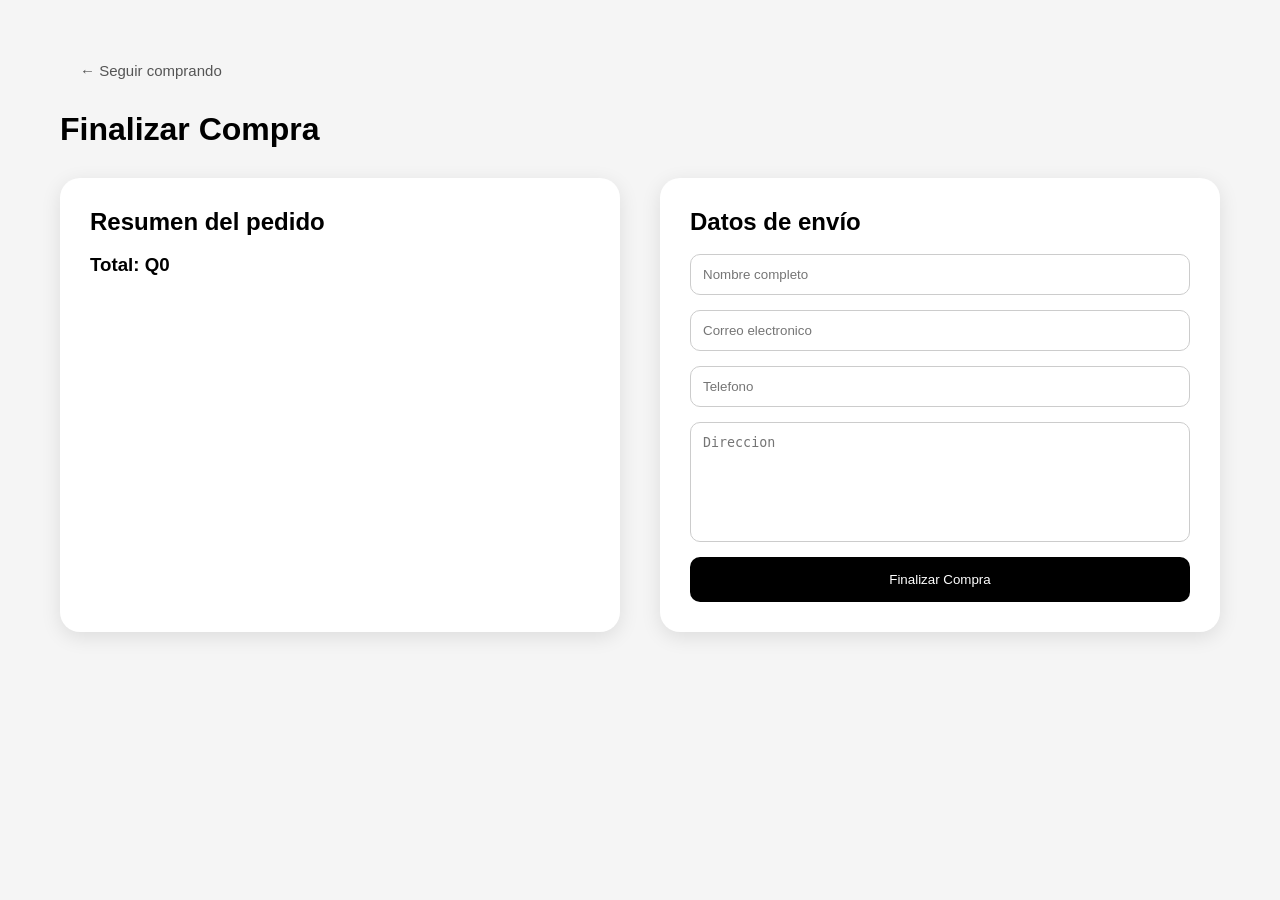
<file: checkout.html>
<!DOCTYPE html>
<html lang="en">
<head>
    <meta charset="UTF-8">
    <title>Checkout - ZONA LIBRE</title>
    <link rel="stylesheet" href="styles.css">
</head>
<body>
    <main class="checkout">

        <div class="container">

            <button
            class="btn-volver"
            onclick="window.location.href='index.html'">
            
             ← Seguir comprando
            
            </button>

        </div>

        <div class="container">

            <h1>Finalizar Compra</h1>
            <div class="checkout-grid">

                <section class="checkout-resumen">
                    <h2>Resumen del pedido</h2>
                    <div id="checkout-productos">

                    </div><br>
                    <h3 id="checkout-total">
                        Total: Q0
                    </h3>
                </section>

                <!--Inicio de formulario-->
                <section class="checkout-formulario">
                    <h2>Datos de envío</h2><br>

                    <form id="form-checkout">

                        <input 
                        type="text"
                        placeholder="Nombre completo"
                        required                        
                        >

                        <input 
                        type="email"
                        placeholder="Correo electronico"
                        required
                        >
                        
                        <input 
                        type="tel"
                        placeholder="Telefono"
                        required
                        >

                        <textarea 
                        placeholder="Direccion"
                        required></textarea>

                        <button type="submit">

                            Finalizar Compra

                        </button>

                    </form>
                </section>

            </div>

        </div>

    </main>

    <script src="checkout.js"></script>

</body>
</html>
</file>
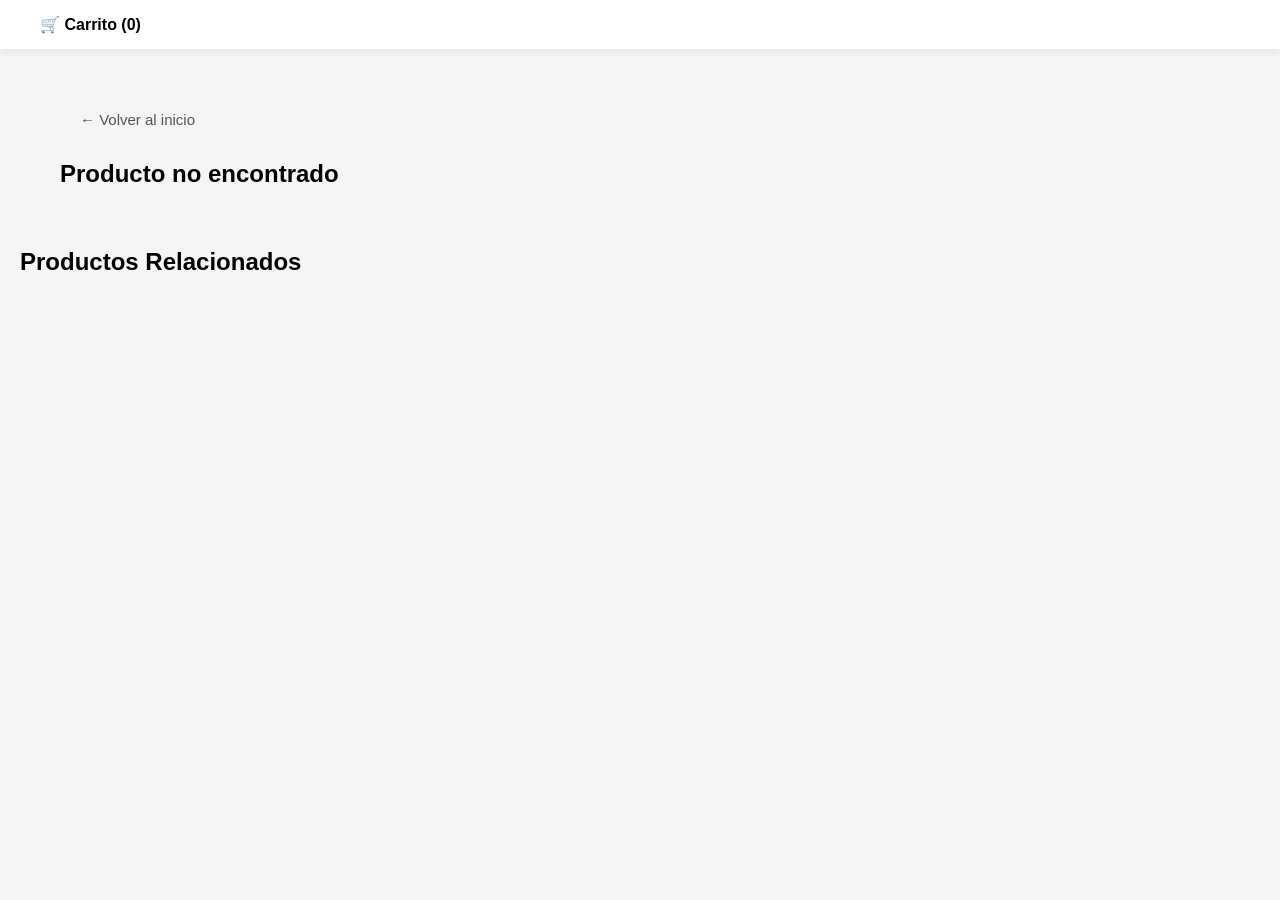
<file: producto.html>
<!DOCTYPE html>
<html lang="en">
<head>
    <meta charset="UTF-8">
    <title>producto</title>
    <link rel="stylesheet" href="styles.css">

</head>
<body>
    <header>
        <div class="container">
            

            <span 
            id="carrito"
            onclick="window.location.href= 'checkout.html'">
                🛒 Carrito 
            </span>
        </div>
    </header>
    <main class="detalle-producto">

        <div class="container">

            <button class="btn-volver" onclick="window.location.href = 'index.html'">
                ← Volver al inicio
            </button>

        </div>



        <div class="container" id="detalle-producto">
        
        </div>

        <section class="productos-relacionados">
            <h2>Productos Relacionados</h2>
            <div class="productos-grid" id="productos-relacionados">

            </div>
        </section>
    </main>
        
    <script src="productos.js"></script>
    <script src="scripts.js"></script>
    <script src="producto.js"></script>
    
</body>
</html>
</file>
<file: styles.css>
*{
    box-sizing: border-box;
    margin: 0;
    padding: 0;
}

html,body{
    height: 100%;
}

body{
    background:#f5f5f5;
    font-family: sans-serif;
    display: flex;
    flex-direction: column;
}

.main{
    
    flex: 1;
    display: flex;
    flex-direction: column;
}


.container{
    max-width: 1440px;
    margin: 0 auto;
    padding: 0 40px;
}


header{

    background-color: white;

    position: sticky;

    top:0;
    left: 0;
    width: 100%;
    z-index: 1000;
    box-shadow: 0 2px 10px rgba(0,0,0,0.08);

}

header .container{

    display:flex;

    align-items:center;

    padding:15px 40px;

}

nav{

    

    display:flex;

    justify-content:center;

    gap:40px;

}

nav a{

    text-decoration:none;

    color:#222;

    font-weight:600;

    font-size:17px;

    transition:.3s;

}

nav a:hover{

    color:#ff5a00;

}


.user-actions{
    flex: 1;
    display: flex;
    justify-content: flex-end;
    align-items: center;
    gap: 20px;
}


.search-bar{
    margin: 20px 0;
    margin-bottom: 10px;
}

.search-bar .container{
    display: flex;
    justify-content: center;
}

.search-bar input{
    width: 600px;
    max-width: 90%;
    padding: 10px;
    border-radius: 20px;
    border: none;
    box-shadow: 0 2px 5px rgba(0,0,0,0.1);
}



.banner h1{
    
    
    font-size: 3rem;
    font-weight: 800;
    letter-spacing: 1.5px;
}

.banner p{
    margin-bottom: 25px;
    font-size:18px;

    font-weight:500;

    letter-spacing:1px;

}
.banner::before{
    content: "";
    position: absolute;
    inset: 0;
    background: rgba(0,0,0,0.55);
}

.banner .container{
    position: relative;
    z-index: 1;
    text-align: center;
}


.filtros{
    margin: 10px 0;
    display:flex;

    justify-content:center;

    gap:10px;

    margin:10px 0;

}

.filtros .container{
    display: flex;
    justify-content: center;
    gap: 15px;
}

.filtros select{
    padding: 5px 10px;
    border-radius: 10px;
}


.productos{
    margin: 20px 0;
    padding: 40px 0;
}

.productos .container{
    display: grid;
    gap: 20px;
    grid-template-columns: repeat(auto-fit, minmax(250px, 1fr));
    max-width: 1400px;
}


.card{

    background-color: white;

    padding: 15px;

    border-radius: 20px;

    box-shadow: 0 5px 20px rgba(0,0,0,0.08);

    transition: all 0.3s ease;

    display: flex;

    flex-direction: column;

}

.card-contenido{

    flex: 1;

    display: flex;

    flex-direction: column;

}

.card img{
    object-fit: contain;
    background-color: white;
    padding: 10px;
    width: 100%;
    height: 220px;
    border-radius: 10px;
}

.card h3{
    margin: 10px 0;
}

.card p{
    font-size: 14px;
    color: #242426;
    text-align: left;
    line-height: 1.5;
}

.card span{
    font-weight: bold;
}

.card .btn-comprar{

    margin-top: auto;

}

.card button{
    width: 100%;
    margin-top: 10px;
    padding: 10px;
    border: none;
    background-color: black;
    color: white;
    border-radius: 10px;
    cursor: pointer;
    transition: 0.3s;
    background: linear-gradient(135deg,#111, #333);
}



.card button:hover{
    transform: scale(1.02);
    background-color: #333;
}

.card:hover{

    transform: translateY(-8px);

    box-shadow: 0 15px 30px rgba(0,0,0,0.15);

}


.pag{
    margin: 20px 0;
}

.pag .container{
    display: flex;
    justify-content: center;
    gap: 10px;
}


.footer{
    background-color: #111;
    color: white;
    display: flex;
    justify-content: space-around;
    padding: 15px;
    margin-top: 30px;
    flex-wrap: wrap;
    gap: 20px;
    margin-top: auto;
    
    border-top: 3px solid #F2360C;
}

.footer div{
    text-align: center;
}


.contenedor {
  display: grid;
  grid-template-columns: 1fr 3fr;
}

.menu {
  display: flex;
  flex-direction: column;
}

@media (max-width: 768px) {
  .contenedor {
    grid-template-columns: 1fr;
  }
}

.overlay{

    position: fixed;

    top: 0;

    left: 0;

    width: 100%;

    height: 110vh;

    background: rgba(0,0,0,0.5);

    opacity: 0;

    visibility: hidden;

    transition: 0.3s;

    z-index: 2000;

}
.overlay.active{
    opacity: 1;
    visibility: visible;
}


.carrito-panel{

    
    position: fixed;

    top: 0;

    right: -400px;

    width: 350px;

    max-width: 100%;

    height: 110vh;

    background-color: white;

    z-index: 2001;

    padding: 20px;

    box-shadow: -5px 0 15px rgba(0,0,0,0.2);

    transition: 0.3s;

    display: flex;

    flex-direction: column;

    gap: 10px;

    overflow-y: auto;

}

.carrito-panel.active{
    right: 0;
}


.carrito-header{
    display: flex;
    justify-content: space-between;
    align-items: center;
}


.carrito-header button{
    border: none;
    background: none;
    font-size: 22px;
    cursor: pointer;
}


.item-carrito{
    display: flex;
    justify-content: space-between;
    align-items: center;
    gap: 10px;
    padding: 10px 0;
    border-bottom: 1px solid #ddd;
}


.item-carrito button{
    border: none;
    background-color: crimson;
    color: white;
    padding: 5px 10px;
    border-radius: 8px;
    cursor: pointer;
}


.btn-vaciar{
    padding: 12px;
    border: none;
    background-color: black;
    color: white;
    border-radius: 10px;
    cursor: pointer;
    transition: 0.3s;
}

.btn-vaciar:hover{
    background-color: #333;
}

#carrito{
    cursor: pointer;
}

.carrito-panel::-webkit-scrollbar{
    width: 6px;
}

.carrito-panel::-webkit-scrollbar-thumb{
    background-color: #999;
    border-radius: 10px;
}

.notificacion{

    position: fixed;

    bottom: 20px;

    right: 20px;

    background-color: #111;

    color: white;

    padding: 15px 20px;

    border-radius: 12px;

    box-shadow: 0 5px 15px rgba(0,0,0,0.2);

    z-index: 2000;

    opacity: 0;

    transform: translateY(20px);

    transition: 0.3s;

}


.notificacion.active{

    opacity: 1;

    transform: translateY(0);

}

/*Detalle del producto*/
.detalle-producto{

    padding: 50px 20px;

}


.detalle-card{

    background-color: white;

    border-radius: 20px;

    padding: 30px;

    display: grid;

    grid-template-columns: 1fr 1fr;

    gap: 40px;

    align-items: center;

    box-shadow: 0 5px 20px rgba(0,0,0,0.1);

}


.detalle-card img{

    width: 100%;

    border-radius: 20px;

}


.detalle-info{

    display: flex;

    flex-direction: column;

    gap: 20px;

}


.detalle-info h2{

    font-size: 32px;

}


.detalle-info button{

    padding: 15px;

    border: none;

    background-color: black;

    color: white;

    border-radius: 10px;

    cursor: pointer;

    transition: 0.3s;

}


.detalle-info button:hover{

    background-color: #333;

}


@media(max-width: 768px){

    .detalle-card{

        grid-template-columns: 1fr;

    }

}

/*Productos relacionados*/
.productos-relacionados{

    margin-top: 60px;

}


.productos-relacionados h2{

    margin-bottom: 20px;

}


.productos-grid{

    display: grid;

    grid-template-columns: repeat(auto-fit, minmax(220px, 1fr));

    gap: 20px;

}

.card img,
.card h3,
.card p{
    cursor: pointer;
}

.checkout{

    padding: 50px 20px;

}


.checkout-grid{

    display: grid;

    grid-template-columns: 1fr 1fr;

    gap: 40px;

    margin-top: 30px;

}


.checkout-resumen,
.checkout-formulario{

    background-color: white;

    padding: 30px;

    border-radius: 20px;

    box-shadow: 0 5px 20px rgba(0,0,0,0.1);

}


.checkout-item{

    padding: 15px 0;

    border-bottom: 1px solid #ddd;

}


.checkout-formulario form{

    display: flex;

    flex-direction: column;

    gap: 15px;

}


.checkout-formulario input,
.checkout-formulario textarea{

    padding: 12px;

    border-radius: 10px;

    border: 1px solid #ccc;

}


.checkout-formulario textarea{

    resize: none;

    height: 120px;

}


.checkout-formulario button{

    padding: 15px;

    border: none;

    background-color: black;

    color: white;

    border-radius: 10px;

    cursor: pointer;

    transition: 0.3s;

}


.checkout-formulario button:hover{

    background-color: #333;

}


@media(max-width: 768px){

    .checkout-grid{

        grid-template-columns: 1fr;

    }

}

.btn-volver{

    margin-bottom: 30px;

    padding: 12px 20px;

    border: none;

    background-color: black;

    color: white;

    border-radius: 10px;

    cursor: pointer;

    transition: 0.3s;

}


.btn-volver:hover{

    background-color: #333;

}

.admin{

    padding: 50px 20px;

}


.admin-formulario,
.admin-productos{

    background-color: white;

    padding: 30px;

    border-radius: 20px;

    box-shadow: 0 5px 20px rgba(0,0,0,0.1);

    margin-bottom: 40px;

}


.admin-formulario form{

    display: flex;

    flex-direction: column;

    gap: 15px;

    margin-top: 20px;

}


.admin-formulario input,
.admin-formulario textarea{

    padding: 12px;

    border-radius: 10px;

    border: 1px solid #ccc;

}


.admin-formulario textarea{

    resize: none;

    height: 120px;

}


.admin-formulario button{

    padding: 15px;

    border: none;

    background-color: black;

    color: white;

    border-radius: 10px;

    cursor: pointer;

}


#admin-productos{

    display: grid;

    grid-template-columns: repeat(auto-fit, minmax(220px, 1fr));

    gap: 20px;

    margin-top: 20px;

}


.admin-card{

    background-color: #f8f8f8;

    padding: 20px;

    border-radius: 15px;

    text-align: center;

}


.admin-card img{

    width: 100%;

    height: 200px;

    object-fit: cover;

    border-radius: 10px;

}


.admin-card h3{

    margin: 10px 0;

}


.admin-card button{

    margin-top: 15px;

    padding: 10px;

    width: 100%;

    border: none;

    background-color: crimson;

    color: white;

    border-radius: 10px;

    cursor: pointer;

}

.btn-admin{

    padding: 10px 15px;

    border: none;

    background-color: black;

    color: white;

    border-radius: 10px;

    cursor: pointer;

    transition: 0.3s;

}


.btn-admin:hover{

    background-color: #333;

}

.card{

    position: relative;

}


.badge{

    position: absolute;

    top: 10px;

    left: 10px;

    padding: 5px 10px;

    border-radius: 20px;

    color: white;

    font-size: 11px;

    font-weight: bold;

    z-index: 10;

    letter-spacing: 1px;

    box-shadow: 0 2px 10px rgba(0, 0, 0, 0.15);

}


.badge.nuevo{

    background-color: seagreen;

}


.badge.oferta{

    background-color: crimson;

    top: 45px;

}

.precios{

    display: flex;

    justify-content: center;

    align-items: center;

    gap: 10px;

    margin-top: 10px;

}


.precio-original{

    text-decoration: line-through;

    color: gray;

    font-size: 14px;

}


.precio-oferta{

    color: crimson;

    font-weight: bold;

    font-size: 20px;

}
.banner-contacto{

    background:
    linear-gradient(
        rgba(0,0,0,.5),
        rgba(0,0,0,.5)
    ),
    url("https://images.unsplash.com/photo-1556740749-887f6717d7e4");

    background-size: cover;
    background-position: center;

    color: white;

    text-align: center;

    padding: 100px 20px;

}

.banner-contacto h1{

    font-size: 3rem;

    margin-bottom: 10px;

}

.banner-contacto p{

    font-size: 1.2rem;

}

.contacto-volver{

    text-align: center;

    margin: 30px 0;

}

.contacto-contenedor{

    max-width: 1200px;

    margin: 0 auto;

    display: grid;

    grid-template-columns: 1fr 1fr;

    gap: 40px;

    padding: 20px;

}

.contacto-info{

    display: flex;

    flex-direction: column;

    gap: 20px;

}

.info-card{

    background: white;

    padding: 20px;

    border-radius: 12px;

    box-shadow: 0 5px 15px rgba(0,0,0,.1);

}

.info-card h3{

    margin-bottom: 10px;

}

.contacto-form{

    display: flex;

    flex-direction: column;

    gap: 15px;

}

.contacto-form input,
.contacto-form textarea{

    padding: 15px;

    border: 1px solid #ddd;

    border-radius: 10px;

    font-size: 16px;

}

.contacto-form button{

    background: black;

    color: white;

    border: none;

    padding: 15px;

    border-radius: 10px;

    cursor: pointer;

    transition: .3s;

}

.contacto-form button:hover{

    opacity: .9;

}

.mapa-contacto{

    margin-top: 50px;

}

.mapa-contacto iframe{

    width: 100%;

    height: 400px;

    border: none;

}

@media(max-width:768px){

    .contacto-contenedor{

        grid-template-columns: 1fr;

    }

}

.red-social{

    display: block;

    margin: 8px 0;

    text-decoration: none;

    color: #111;

    font-weight: 500;

    transition: .3s;

}

.red-social:hover{

    color: #0d6efd;

    padding-left: 5px;

}

/* ==========================
   LOGIN
========================== */

.login-page{

    display: flex;

    justify-content: center;

    align-items: center;

    min-height: 80vh;

    padding: 20px;

}

.login-card{

    background: white;

    padding: 40px;

    border-radius: 15px;

    box-shadow: 0 5px 20px rgba(0,0,0,.1);

    width: 100%;

    max-width: 450px;

}

.login-card h1{

    text-align: center;

    margin-bottom: 25px;

}

.login-card form{

    display: flex;

    flex-direction: column;

    gap: 15px;

}

.login-card input{

    padding: 12px;

    border: 1px solid #ddd;

    border-radius: 8px;

}

.login-card button[type="submit"]{

    background: black;

    color: white;

    border: none;

    padding: 12px;

    border-radius: 8px;

    cursor: pointer;

}

.crear-cuenta{

    text-align: center;

    margin-top: 20px;

}

.btn-login{

    text-decoration: none;

    color: #111;

    border: 1px solid #111;

    padding: 8px 16px;

    border-radius: 8px;

    transition: .3s;

}

.btn-login:hover{

    background: #111;

    color: white;

}
.stock{

    font-size: 14px;

    font-weight: 600;

    margin: 8px 0;

}

.btn-comprar:disabled{

    background: #999;

    cursor: not-allowed;

}
#carrito{
    cursor:pointer;
    font-weight:600;
}
/* =====================
   DASHBOARD ADMIN
===================== */

.dashboard-admin{

    display: grid;

    grid-template-columns:
    repeat(auto-fit,minmax(180px,1fr));

    gap: 20px;

    margin: 30px 0;

}

.dashboard-card{

    background: white;

    padding: 20px;

    border-radius: 12px;

    text-align: center;

    box-shadow:
    0 3px 10px rgba(0,0,0,.1);

}

.dashboard-card h3{

    font-size: 2rem;

    margin-bottom: 10px;

}
/*==================================
    LOGIN Y REGISTRO
===================================*/

.login-page{

    display: flex;

    justify-content: center;

    align-items: center;

    min-height: calc(100vh - 140px);

    padding: 40px 20px;

    background: #f5f5f5;

}

.login-card{

    width:100%;
    max-width:500px;

    background:#fff;

    padding:40px;

    border-radius:20px;

    box-shadow:
    0 10px 30px rgba(0,0,0,.08);
}
/*
.login-card{

    width: 100%;

    max-width: 450px;

    background: white;

    padding: 35px;

    border-radius: 15px;

    box-shadow: 0 5px 20px rgba(0,0,0,.1);

}*/

.login-card h1{

    text-align:center;


    font-size:42px;

    margin-bottom:10px;
}

.login-card form{

    display: flex;

    flex-direction: column;

    gap: 15px;

}

.login-card input{

    padding: 12px;

    border: 1px solid #ddd;

    border-radius: 8px;

    font-size: 16px;

    outline: none;

    transition: .3s;

}

.login-card input:focus{

    border-color: black;

}

.login-card button[type="submit"]{

    background: black;

    color: white;

    border: none;

    padding: 12px;

    border-radius: 8px;

    font-size: 16px;

    cursor: pointer;

    transition: .3s;

}

.login-card button[type="submit"]:hover{

    background: #333;

}

.login-card p{

    margin-top: 20px;

    text-align: center;

}

.login-card a{

    text-decoration: none;

    color: black;

    font-weight: bold;

}

.login-card a:hover{

    text-decoration: underline;

}

.btn-volver{

    background: transparent;

    border: none;

    cursor: pointer;

    font-size: 15px;

    margin-bottom: 20px;

    color: #555;

    transition: .3s;

}

.btn-volver:hover{

    color: black;

}

.loging-link{
    text-align: center;
    margin-top: 20px;
}

.loging-link a{
    font-weight: bold;
}

/*=========================
    RESPONSIVE
==========================*/

@media(max-width:768px){

    .login-card{

        padding: 25px;

    }

}

.dropdown{

    position: relative;

    display: inline-block;

}

.dropdown-content{

    display: none;

    position: absolute;

    top: 100%;

    right: 0;

    background: #ffffff;

    min-width: 180px;

    border-radius: 8px;

    box-shadow: 0 8px 20px rgba(0,0,0,.15);

    padding: 8px 0;

    z-index: 9999;

}

.dropdown:hover .dropdown-content{

    display: block;

}

.dropdown-content a{

    display: block;

    width: 100%;

    padding: 10px 15px;

    text-decoration: none;

    color: #222;

    font-size: 15px;

    transition: .2s;

    box-sizing: border-box;

}

.dropdown-content a:hover{

    background: #f5f5f5;

    color: #000;

}

.btn-usuario{

    display: flex;

    align-items: center;

    gap: 8px;

    padding: 10px 18px;

    border: none;

    border-radius: 8px;

    cursor: pointer;

    font-weight: 600;

}
.topbar{

    background:#F2360C;

    color:white;

    text-align:center;

    padding:8px;

    font-size:14px;

    font-weight:bold;

}

.beneficios .container{

display:grid;

grid-template-columns:repeat(4,1fr);

gap:20px;

text-align:center;

padding:40px 0;

}

.beneficios div{

background:white;

padding:20px;

border-radius:12px;

box-shadow:0 3px 10px rgba(0,0,0,.1);

}

.banner{
    
    
    
height: 175px;
display: flex;
align-items: center;
color: white;
position: relative;



background:

linear-gradient(

rgba(0,0,0,.6),

rgba(0,0,0,.6)

),

url("imagenes/banner-zonalibre.png");

background-size:cover;

background-position:center;

padding:120px 0;

color:white;

text-align:center;

}
.logo{
    
    width:90px;

    height:90px;

    border-radius:50%;

    object-fit:cover;

    border:2px solid #F2360C;

    box-shadow:0 4px 12px rgba(0,0,0,.2);

    transition:.3s;

}

header.contacto .logo-container-contacto{
    margin: left 60px;
    display: flex;
    align-items: center;
}
.logo:hover{

    transform:scale(1.05) rotate(3deg);

    box-shadow:0 6px 18px rgba(255,106,0,.4);

}

.logo-container-contacto{

    margin-left: 80px;

}

/*boton dee explorar*/
.btn-banner{

    background:#F2360C;

    color:white;

    border:none;

    padding:15px 40px;

    border-radius:30px;

    font-weight:bold;
    box-shadow: 0 8px 20px rgba(255, 90, 0, .35);
    cursor:pointer;

}

.btn-banner:hover{

    background:#A60303;

}
.logo-container{

    flex:1;

    display:flex;

    justify-content:flex-start;
    margin-right: 100px;
    

}

.logo{
    justify-self: start;
}
.sucursales{

    padding:40px 20px;

}

.sucursales h2{

    text-align:center;

    margin-bottom:30px;

}

.mapas-grid{

    display: flex;

    justify-content: center;

    gap: 30px;

    flex-wrap: wrap;

    margin-top: 20px;

}
.sucursales{

    padding: 50px 20px;

}

.sucursales h2{

    text-align: center;

    margin-bottom: 30px;

    color: #F2360C;

}

.mapas-grid{

    display: grid;

    grid-template-columns: 1fr 1fr;

    gap: 30px;

}

.sucursal-card{

    width: 450px;

    background: white;

    padding: 15px;

    border-radius: 15px;

    box-shadow: 0 5px 15px rgba(0,0,0,.1);

}

.sucursal-card h3{

    margin-bottom: 15px;

}

@media(max-width:900px){

    .mapas-grid{

        grid-template-columns:1fr;

    }

}
</file>
